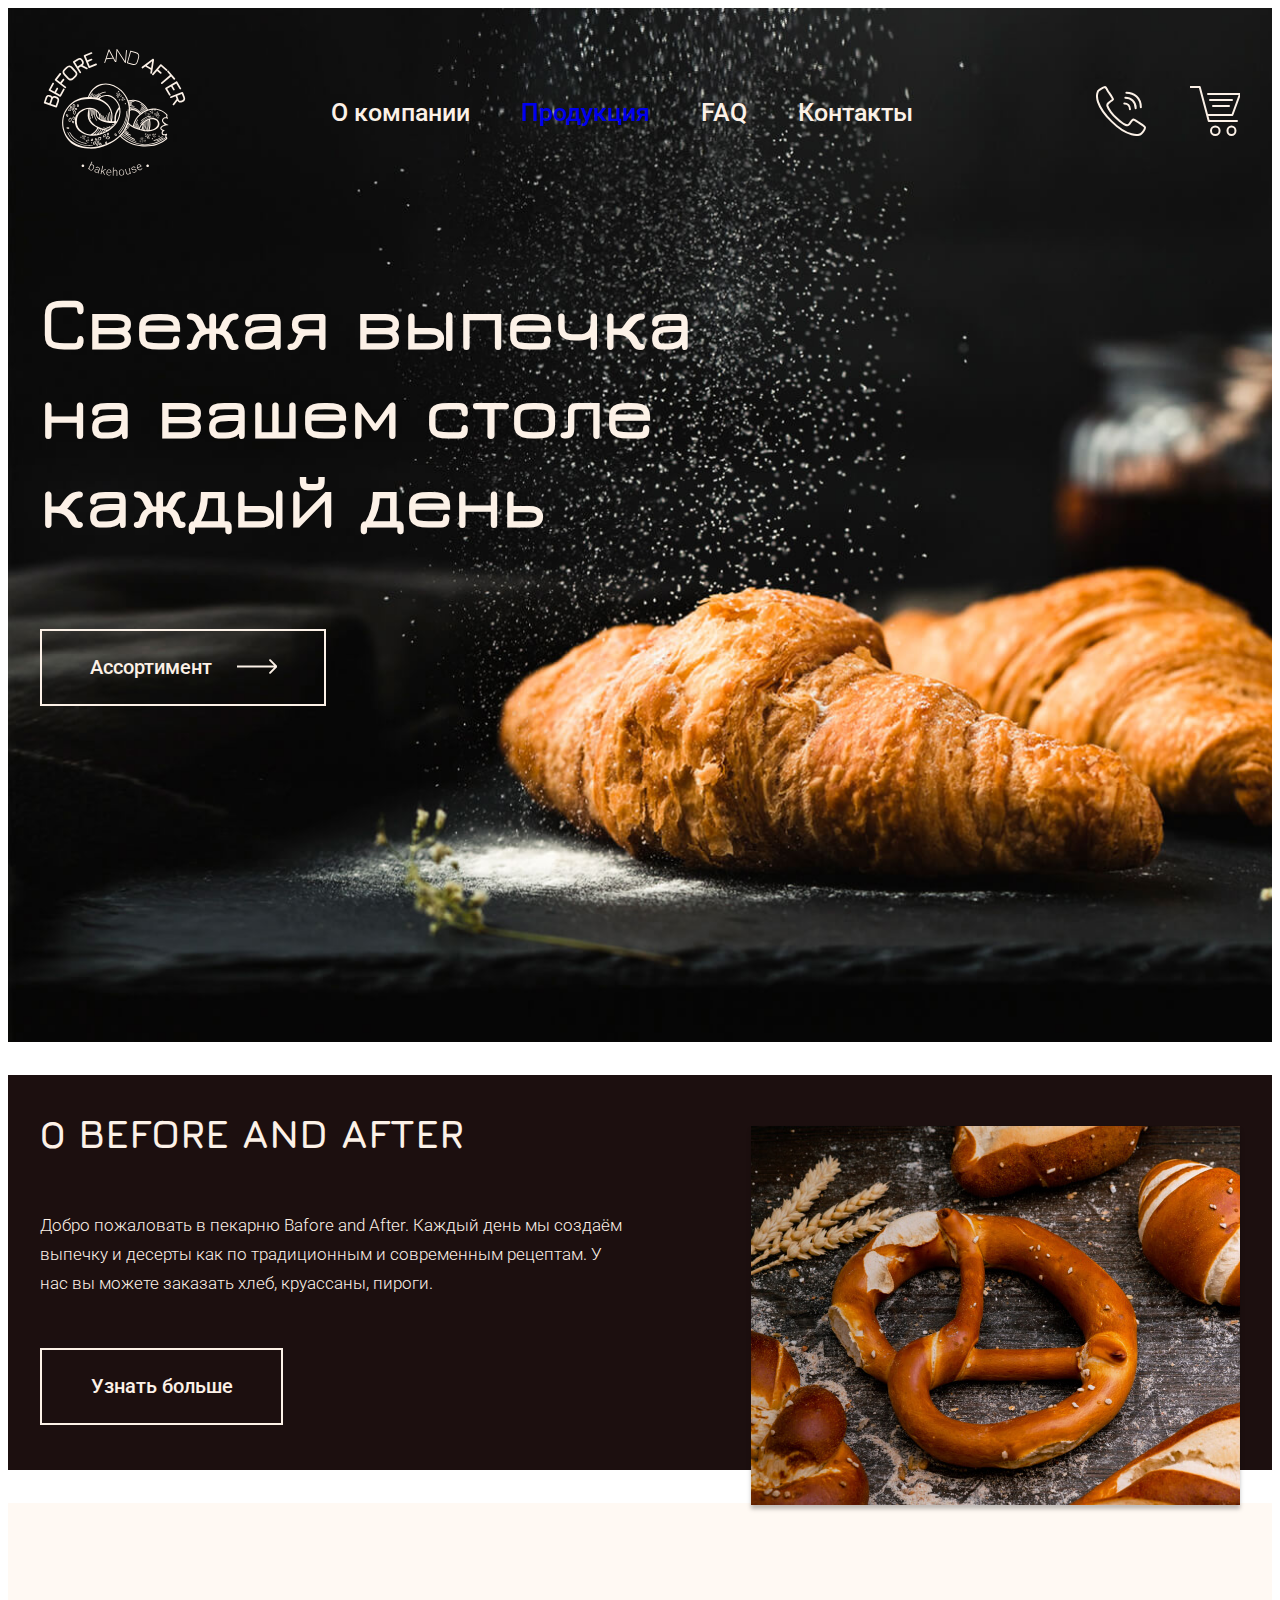
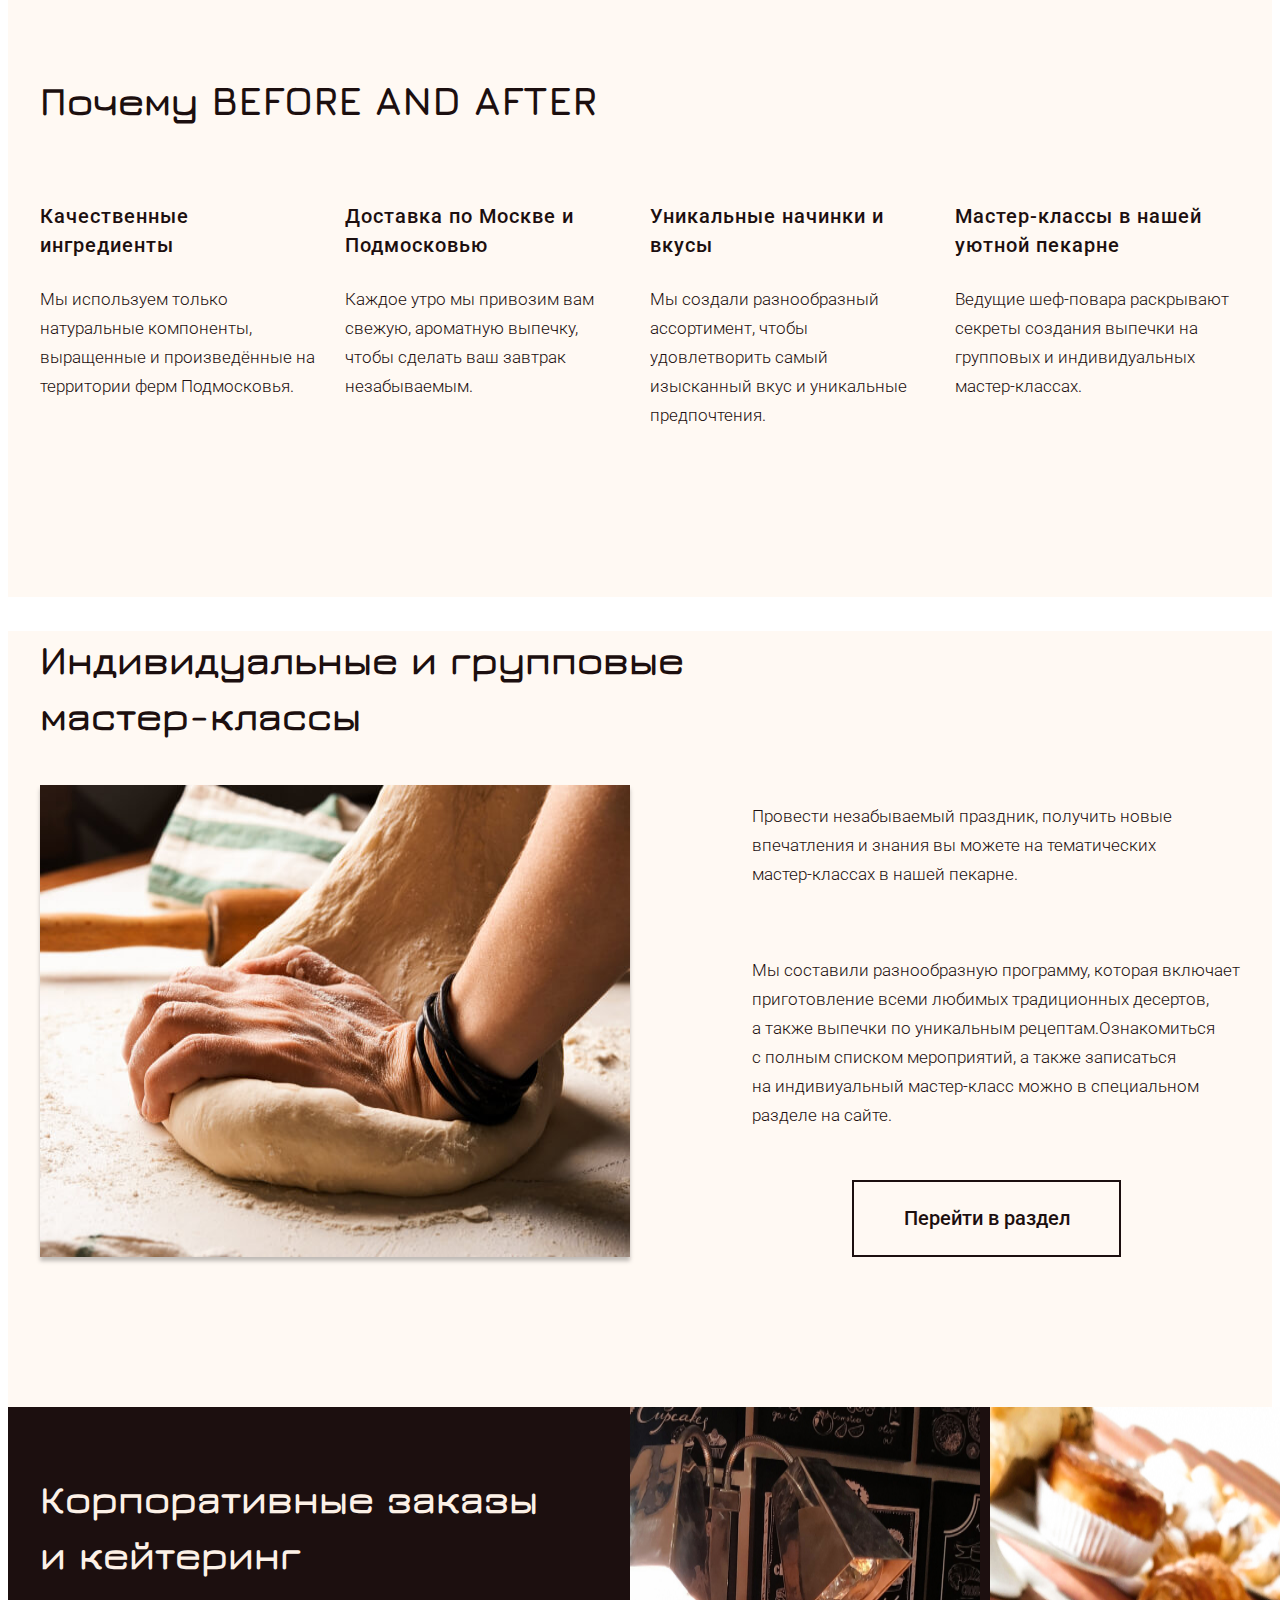
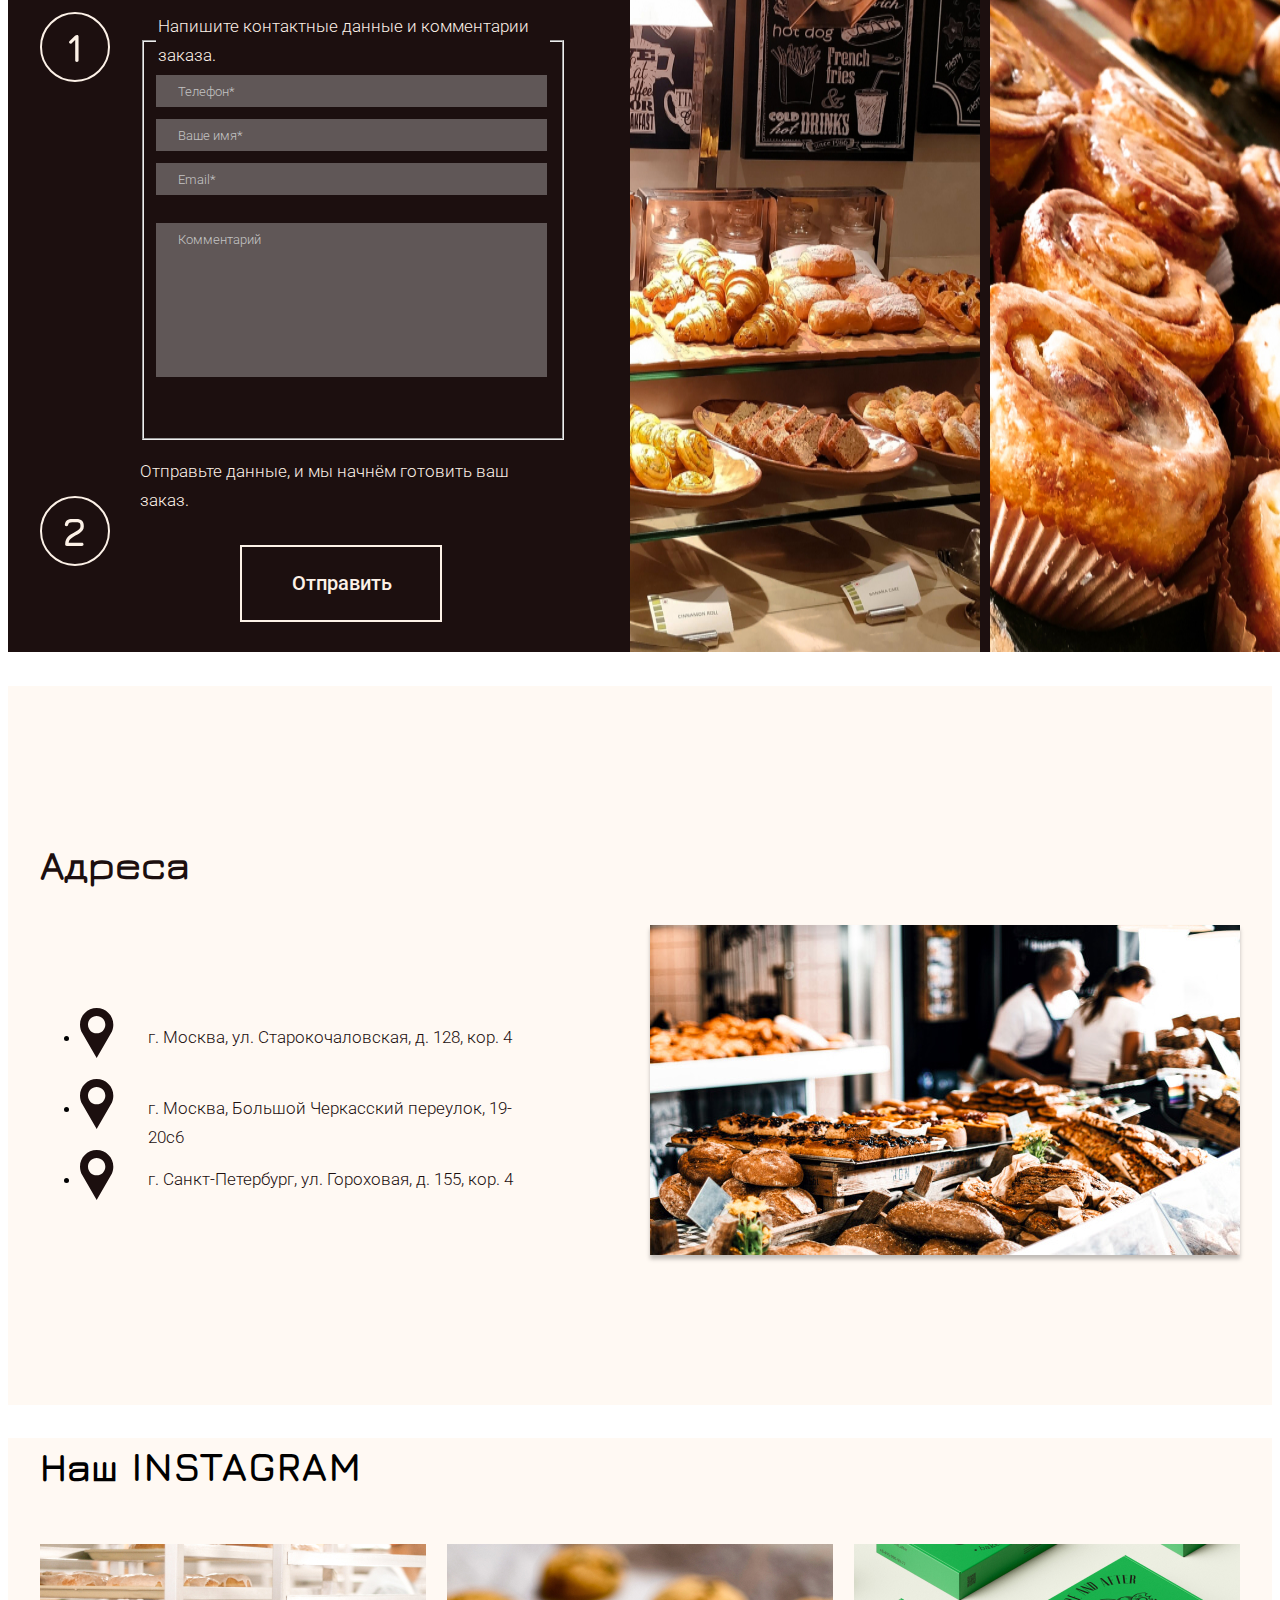
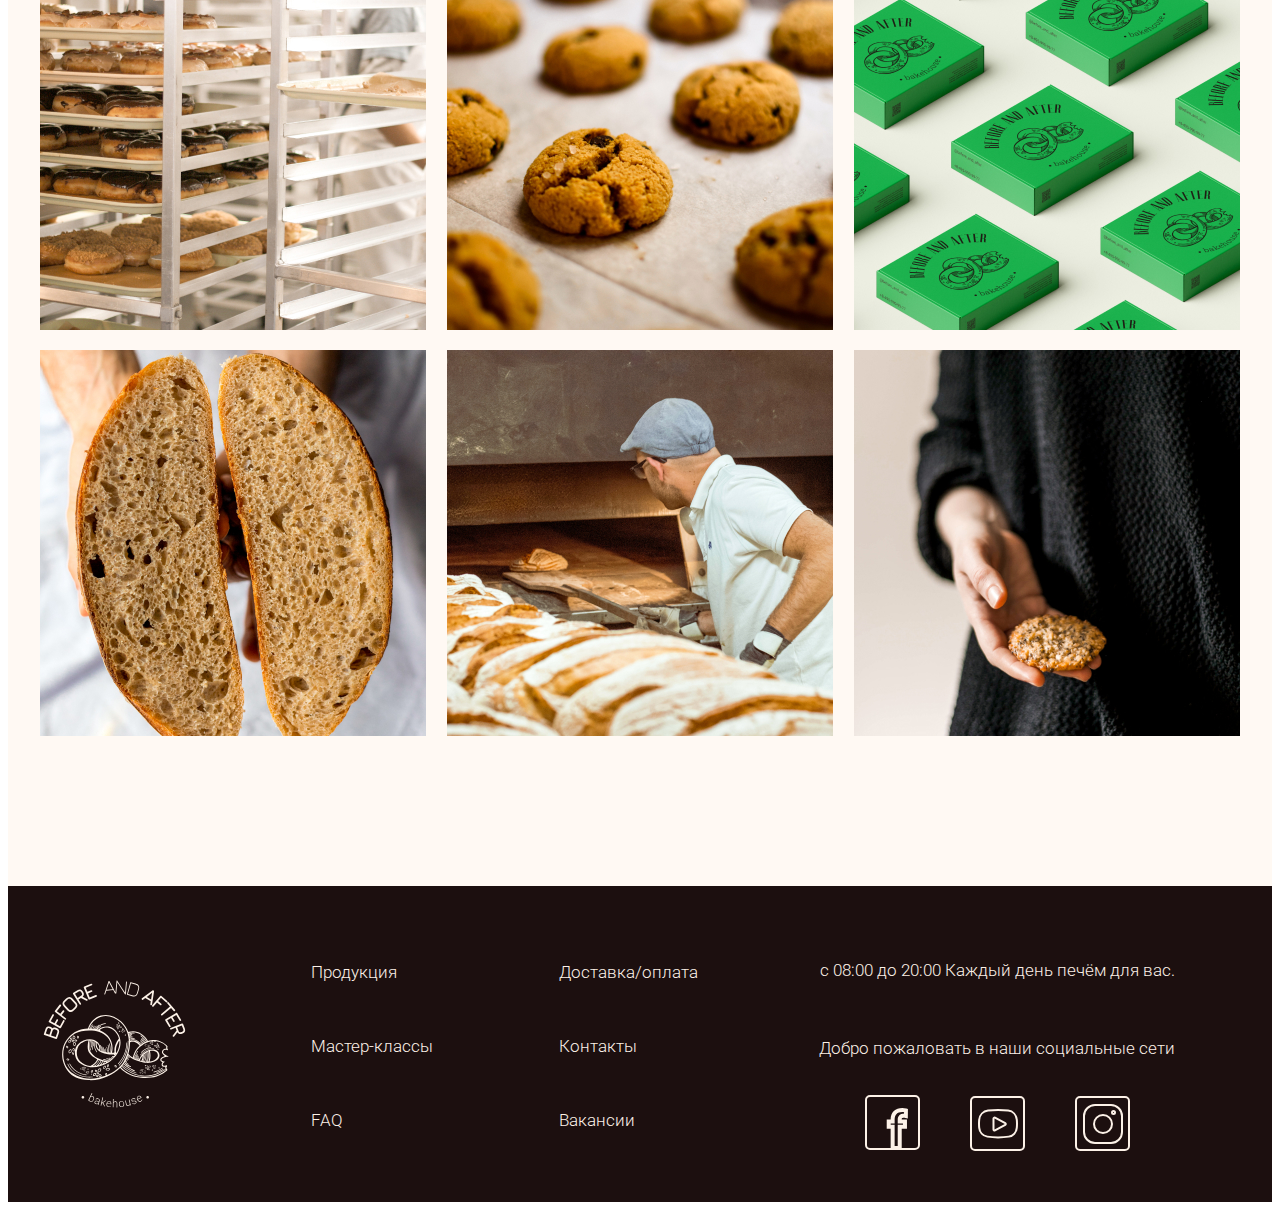
<file: index.html>
<!DOCTYPE html>
<html lang="ru">
<head>
    <meta charset="UTF-8">
    <meta http-equiv="X-UA-Compatible" content="IE=edge">
    <meta name="viewport" content="width=device-width, initial-scale=1.0">
    <link rel="stylesheet" href="style.css/style.css">
    <link rel="stylesheet" href="style.css/media.css">
    <link rel="stylesheet" href="https://meyerweb.com/eric/tools/css/reset/reset.css">
    <link href="https://fonts.googleapis.com/css2?family=Jura:wght@300;700&display=swap" rel="stylesheet">
    <link href="https://fonts.googleapis.com/css2?family=Roboto:wght@300;500&display=swap" rel="stylesheet">
    <title>BEFORE AND AFTER</title>
</head>
<body>
<main>
    <section class="header">
        <div class="container container__header">
            <aside class="header__aside">
                <img src="style.css/img/Group 82.svg" alt="" class="burger">
                <img src="style.css/img/логотип_20 2.svg" alt="Logo" class="header__logo">
                <div class="header__info">
                    <p class="header__about">О компании</p>
                    <p class="header__product"><a href="Catalog/index.html" target="_blank" >Продукция</a></p>
                    <p class="header__faq">FAQ</p>
                    <p class="header__contacts">Контакты</p>
                </div>
                <div class="header__buttons">
                    <button class="header__call"><img src="style.css/img/Frame 141.svg" alt="call"></button>
                    <button class="header__basket"><img src="style.css/img/Frame 138.svg" alt="basket"></button>
                </div>
            </aside>
            <div class="header__wrapper">
                <h1 class="header__title">Свежая выпечка на вашем столе каждый день</h1>
               <a href="Catalog/index.html" target="_blank" > <button class="header__assortment">Ассортимент <svg class="assort_pic" width="40" height="15" viewBox="0 0 40 15" fill="#FCF1E7">
                    <path d="M40.1518 8.20713C40.5423 7.8166 40.5423 7.18344 40.1518 6.79291L33.7879 0.428945C33.3973 0.0384206 32.7642 0.0384197 32.3736 0.428944C31.9831 0.819467 31.9831 1.45263 32.3736 1.84316L38.0305 7.50002L32.3736 13.1569C31.9831 13.5474 31.9831 14.1806 32.3736 14.5711C32.7642 14.9616 33.3973 14.9616 33.7878 14.5711L40.1518 8.20713ZM-8.92302e-06 8.49997L39.4447 8.50002L39.4447 6.50002L-6.33577e-06 6.49997L-8.92302e-06 8.49997Z" />
                    </svg>
                </button></a>
            </div>
        </div>
    </section>
    <section class="about__BandA">
        <div class="container container__BandA">
            <h2 class="about__title">О BEFORE AND AFTER</h2>
            <p class="about__desc">Добро пожаловать в пекарню Bafore and After. Каждый день мы создаём выпечку и десерты как по традиционным и современным рецептам. У нас вы можете заказать хлеб, круассаны, пироги.</p>
            <button class="about__button">Узнать больше</button>
            <img src="style.css/img/megumi-nachev-ZGQz7NeqoA0-unsplash 1.jpg" alt="pretzel" class="about__pic">
        </div>
    </section>
    <section class="why__BandA">
        <div class="container container__why__BandA">
            <h2 class="why__title">Почему BEFORE AND AFTER</h2>
            <div class="why__wrapper">
                <div class="why__items">
                    <p class="why__name">Качественные ингредиенты</p>
                    <p class="why__desc">Мы используем только натуральные компоненты, выращенные и произведённые 
                        на территории ферм Подмосковья.</p>
                </div>
                <div class="why__items">
                    <p class="why__name">Доставка по Москве 
                        и Подмосковью</p>
                    <p class="why__desc">Каждое утро мы привозим вам свежую, ароматную выпечку, чтобы сделать ваш завтрак незабываемым.</p>
                </div>
                <div class="why__items">
                    <p class="why__name">Уникальные начинки и вкусы</p>
                    <p class="why__desc">Мы создали разнообразный ассортимент, чтобы удовлетворить самый изысканный вкус 
                        и уникальные предпочтения.</p>
                </div>
                <div class="why__items">
                    <p class="why__name">Мастер-классы в нашей уютной пекарне</p>
                    <p class="why__desc">Ведущие шеф-повара раскрывают секреты создания выпечки 
                        на групповых и индивидуальных мастер-классах.</p>
                </div>
            </div>
        </div>
    </section>
    <section class="master">
        <div class="container container__master">
            <h2 class="master__title">Индивидуальные и групповые мастер-классы</h2>
            <div class="master__wrapper">
                <img src="style.css/img/megumi-nachev-ZGQz7NeqoA0-unsplash 2.jpg" alt="lesson" class="master__pic">
                <div class="master__items">
                    <p class="master__desc">Провести незабываемый праздник, получить новые впечатления и знания вы можете на тематических <nobr>мастер-классах</nobr> в нашей пекарне. </p>
                    <p class="master__desc">Мы составили разнообразную программу, которая включает приготовление всеми<nobr> любимых традиционных десертов</nobr>, <nobr>а также выпечки</nobr> по уникальным рецептам.Ознакомиться <nobr>с полным</nobr> списком мероприятий, а также записаться <nobr>на индивиуальный</nobr> мастер-класс можно в специальном разделе на сайте.</p>
                    <button class="master__button">Перейти в раздел</button>
                 </div>
            </div>
        </div>
    </section>
    <section class="orders">
        <div class="container container__orders">
            <div class="order__wrapper">
                <h2 class="order__title">Корпоративные заказы и кейтеринг</h2>
                <div class="order_firstrow">
                    <svg class="rank" width="70" height="70" viewBox="0 0 70 70" fill="none">
                        <circle cx="35" cy="35" r="34" stroke="#FCF1E7" stroke-width="2"/>
                        <path d="M36.88 50C35.76 50 35.2 49.44 35.2 48.32V27.68L36.12 27.04L31.72 31.16C31.3867 31.48 31.0333 31.6733 30.66 31.74C30.2867 31.7933 29.92 31.64 29.56 31.28C28.84 30.56 28.88 29.8 29.68 29L35.04 23.72C35.6 23.16 36.2933 22.88 37.12 22.88C38.08 22.88 38.56 23.44 38.56 24.56V48.32C38.56 49.44 38 50 36.88 50Z" fill="#FCF1E7"/>
                    </svg>  
                    <form class="order__form" action="">
                        <fieldset>
                            <legend class="order__legend">Напишите контактные данные и комментарии заказа.</legend>
                            <div>
                                <lable class="phone" for='phone'></lable>
                                <input id="phone" type="text" placeholder="Телефон*" required>
                            </div>
                            <div>
                                <lable class="name" for='name'></lable>
                                <input id="name" type="text" placeholder="Ваше имя*" required>
                            </div>
                            <div>
                                <lable class="email" for='email'></lable>
                                <input id="email" type="email" placeholder="Email*" required>
                            </div>
                            <div>
                                <p><textarea id="comment" rows="10" name="Комментарий" placeholder="Комментарий"></textarea></p>
                            </div>
                        </fieldset>
                    </form>  
                </div>
                <div class="secondrow">
                    <svg class="rank" width="70" height="70" viewBox="0 0 70 70" fill="none" xmlns="http://www.w3.org/2000/svg">
                        <circle cx="35" cy="35" r="34" stroke="#FCF1E7" stroke-width="2"/>
                        <path d="M41.84 50H26.88C25.7333 50 25.16 49.44 25.16 48.32C25.16 46.5333 25.44 45.0133 26 43.76C26.5733 42.4933 27.3 41.4267 28.18 40.56C29.0733 39.68 30.02 38.94 31.02 38.34C32.02 37.7267 32.9467 37.1733 33.8 36.68C35.28 35.84 36.5133 35.1133 37.5 34.5C38.5 33.8867 39.2467 33.26 39.74 32.62C40.2333 31.98 40.48 31.2 40.48 30.28C40.48 28.6933 40.1933 27.6267 39.62 27.08C39.06 26.52 38 26.24 36.44 26.24H32.16C30.9067 26.24 29.98 26.4067 29.38 26.74C28.78 27.0733 28.4 27.6933 28.24 28.6C28.1467 29.1333 27.9667 29.54 27.7 29.82C27.4333 30.1 27.0267 30.24 26.48 30.24C25.92 30.24 25.4933 30.0933 25.2 29.8C24.9067 29.4933 24.7867 29.0533 24.84 28.48C25.12 26.6 25.86 25.2 27.06 24.28C28.26 23.3467 29.96 22.88 32.16 22.88H36.44C38.9467 22.88 40.8067 23.4867 42.02 24.7C43.2333 25.9133 43.84 27.7733 43.84 30.28C43.84 31.88 43.4467 33.22 42.66 34.3C41.8733 35.3667 40.84 36.3133 39.56 37.14C38.28 37.9533 36.9067 38.7733 35.44 39.6C34.3733 40.2133 33.36 40.8267 32.4 41.44C31.4533 42.0533 30.64 42.7667 29.96 43.58C29.2933 44.3933 28.8533 45.4133 28.64 46.64H41.84C42.96 46.64 43.52 47.2 43.52 48.32C43.52 49.44 42.96 50 41.84 50Z" fill="#FCF1E7"/>
                    </svg>
                        <div class="secondrow__wrapper">
                            <p class="second__title">Отправьте данные, и мы начнём готовить ваш заказ.</p>
                            <button class="second__button">Отправить</button>
                        </div>
                </div>
            </div>
                <img class="orders__img" src="style.css/img/Rectangle 22.jpg" alt="">
                <img class="orders__img" src="style.css/img/Rectangle 5.jpg" alt="">
                <img class="orders__img2" src="style.css/img/Rectangle 11111111.jpg" alt="">
                <img class="orders__img3" src="style.css/img/Rectangle 344444434.jpg" alt="">

           
        </div>
    </section>
    <section class="adress">
        <div class="container container__adress">
            <h2 class="adress__title">Адреса</h2>
                <div class="adress__wrapper">
                    <ul class="adress__list">
                        <li class="adress_icon"><p class="adress__adress">г. Москва, ул. Старокочаловская, д. 128, кор. 4</p> </li>
                        <li class="adress_icon"><p class="adress__adress">г. Москва, Большой Черкасский переулок, 19-20с6</p></li>
                        <li class="adress_icon"><p class="adress__adress">г. Санкт-Петербург, ул. Гороховая, д. 155, кор. 4</p></li>
                    </ul>
                    <img class="adress__img" src="style.css/img/Rectangle 3.jpg" alt="">
                </div>
        </div>
    </section>
    <section class="insta">
        <div class="container container__insta">
            <h2 class="insta__title">Наш INSTAGRAM</h2>
            <div class="insta__wrapper">
                <img src="style.css/img/Rectangle 50.jpg" alt="" class="insta__img">
                <img src="style.css/img/Rectangle 51.jpg" alt="" class="insta__img">
                <img src="style.css/img/Rectangle 52.jpg" alt="" class="insta__img">
                <img src="style.css/img/Rectangle 53.jpg" alt="" class="insta__img">
                <img src="style.css/img/Rectangle 54.jpg" alt="" class="insta__img">
                <img src="style.css/img/Rectangle 55.jpg" alt="" class="insta__img">
            </div>
        </div>
    </section>
</main>
  <footer class="footer">
    <div class="container container__footer">
        <div class="wrapper__logo">
            <img src="style.css/img/логотип_20 2.svg" alt="Logo" class="footer__logo">
            <div class="footer__items">
                <div class="footer__left">
                    <p class="footer__desc"><a>Продукция</a></p>
                    <p class="footer__desc"><a>Мастер-классы</a></p>
                    <p class="footer__desc"><a>FAQ</a></p>
                </div>
                <div class="footer__right">
                    <p class="footer__desc"><a>Доставка/оплата</a></p>
                    <p class="footer__desc"><a>Контакты</a></p>
                    <p class="footer__desc"><a>Вакансии</a></p>
                </div>
            </div>
        </div>
        <div class="wrapper__welcome">
            <p class="welcome__desc">с 08:00 до 20:00 Каждый день печём для вас. </p>
            <p class="welcome__desc">Добро пожаловать в наши социальные сети</p>
            <div class="welcome__pic">
                <svg width="55" height="57" viewBox="0 0 55 57" fill="none">
                    <rect x="1" y="1" width="53" height="53" rx="4" stroke="#FCF1E7" stroke-width="2"/>
                    <path d="M27.6387 53H25.6387V55H27.6387V53ZM27.6387 31.7598H29.6387V29.7598H27.6387V31.7598ZM23.708 31.7598H21.708V33.7598H23.708V31.7598ZM23.708 26.584V24.584H21.708V26.584H23.708ZM27.6387 26.584V28.584H29.6387V26.584H27.6387ZM30.1777 17.4531L31.564 18.8948L31.5642 18.8945L30.1777 17.4531ZM40.9199 15.4756L42.9197 15.5024L42.9414 13.8881L41.368 13.5264L40.9199 15.4756ZM40.8467 20.9443L40.3616 22.8846L42.8127 23.4974L42.8465 20.9711L40.8467 20.9443ZM34.7188 26.584H32.7188V28.584H34.7188V26.584ZM39.9678 26.584H41.9678V24.584H39.9678V26.584ZM39.9678 31.7598V33.7598H41.9678V31.7598H39.9678ZM34.7188 31.7598V29.7598H32.7188V31.7598H34.7188ZM34.7188 53V55H36.7188V53H34.7188ZM29.6387 53V31.7598H25.6387V53H29.6387ZM27.6387 29.7598H23.708V33.7598H27.6387V29.7598ZM25.708 31.7598V26.584H21.708V31.7598H25.708ZM23.708 28.584H27.6387V24.584H23.708V28.584ZM29.6387 26.584V24.3379H25.6387V26.584H29.6387ZM29.6387 24.3379C29.6387 21.769 30.3602 20.0523 31.564 18.8948L28.7915 16.0115C26.6099 18.1092 25.6387 20.9823 25.6387 24.3379H29.6387ZM31.5642 18.8945C32.8016 17.7043 34.6322 16.9873 37.3311 16.9873V12.9873C33.9101 12.9873 30.9718 13.9142 28.7912 16.0117L31.5642 18.8945ZM37.3311 16.9873C38.103 16.9873 39.1389 17.1183 40.4718 17.4247L41.368 13.5264C39.8689 13.1818 38.5123 12.9873 37.3311 12.9873V16.9873ZM38.9201 15.4488L38.8469 20.9176L42.8465 20.9711L42.9197 15.5024L38.9201 15.4488ZM41.3318 19.0041C40.538 18.8056 39.6482 18.7246 38.6982 18.7246V22.7246C39.441 22.7246 39.9834 22.7901 40.3616 22.8846L41.3318 19.0041ZM38.6982 18.7246C37.0939 18.7246 35.5184 19.0986 34.3448 20.2002C33.1475 21.3241 32.7188 22.873 32.7188 24.46H36.7188C36.7188 23.5567 36.9533 23.2379 37.0824 23.1167C37.2353 22.9731 37.6496 22.7246 38.6982 22.7246V18.7246ZM32.7188 24.46V26.584H36.7188V24.46H32.7188ZM34.7188 28.584H39.9678V24.584H34.7188V28.584ZM37.9678 26.584V31.7598H41.9678V26.584H37.9678ZM39.9678 29.7598H34.7188V33.7598H39.9678V29.7598ZM32.7188 31.7598V53H36.7188V31.7598H32.7188ZM34.7188 51H27.6387V55H34.7188V51Z" fill="#FCF1E7"/>
                </svg>
                <svg width="55" height="55" viewBox="0 0 55 55" fill="none">
                    <rect x="1" y="1" width="53" height="53" rx="4" stroke="#FCF1E7" stroke-width="2"/>
                    <path d="M35.2496 27.2201C35.9543 27.5969 35.9543 28.6072 35.2496 28.9839L24.9612 34.4839C24.2951 34.84 23.4898 34.3574 23.4898 33.602L23.4898 22.602C23.4898 21.8467 24.2951 21.364 24.9612 21.7202L35.2496 27.2201Z" stroke="#FCF1E7" stroke-width="2"/>
                    <path d="M9.17356 23.8993C9.6016 19.0195 13.167 15.2329 18.0034 14.608C20.6936 14.2605 24.0665 14 28.1345 14C32.1891 14 35.5237 14.2588 38.1694 14.6044C42.9061 15.2232 46.3755 18.9437 46.8119 23.7362C46.9268 24.9992 46.9999 26.336 47 27.6924C46.9958 29.1696 46.9069 30.6078 46.7732 31.9441C46.324 36.4309 43.158 39.9419 38.7566 40.6255C36.0372 41.0478 32.5153 41.3784 28.1324 41.3876C23.6901 41.3969 20.098 41.0626 17.3197 40.6309C12.8712 39.9398 9.65536 36.398 9.21234 31.8729C9.08353 30.5572 9 29.1443 9 27.6939C9 26.3953 9.06696 25.1146 9.17356 23.8993Z" stroke="#FCF1E7" stroke-width="2"/>
                </svg>
                <svg width="55" height="55" viewBox="0 0 55 55" fill="none">
                    <rect x="1" y="1" width="53" height="53" rx="4" stroke="#FCF1E7" stroke-width="2"/>
                    <rect x="9" y="9" width="38" height="38" rx="11" stroke="#FCF1E7" stroke-width="2"/>
                    <circle cx="28" cy="28" r="9" stroke="#FCF1E7" stroke-width="2"/>
                    <circle cx="38.5" cy="16.5" r="1.5" stroke="#FCF1E7" stroke-width="2"/>
                </svg>      
            </div>
        </div>
    </div>
  </footer>  
</body>
</html>
</file>
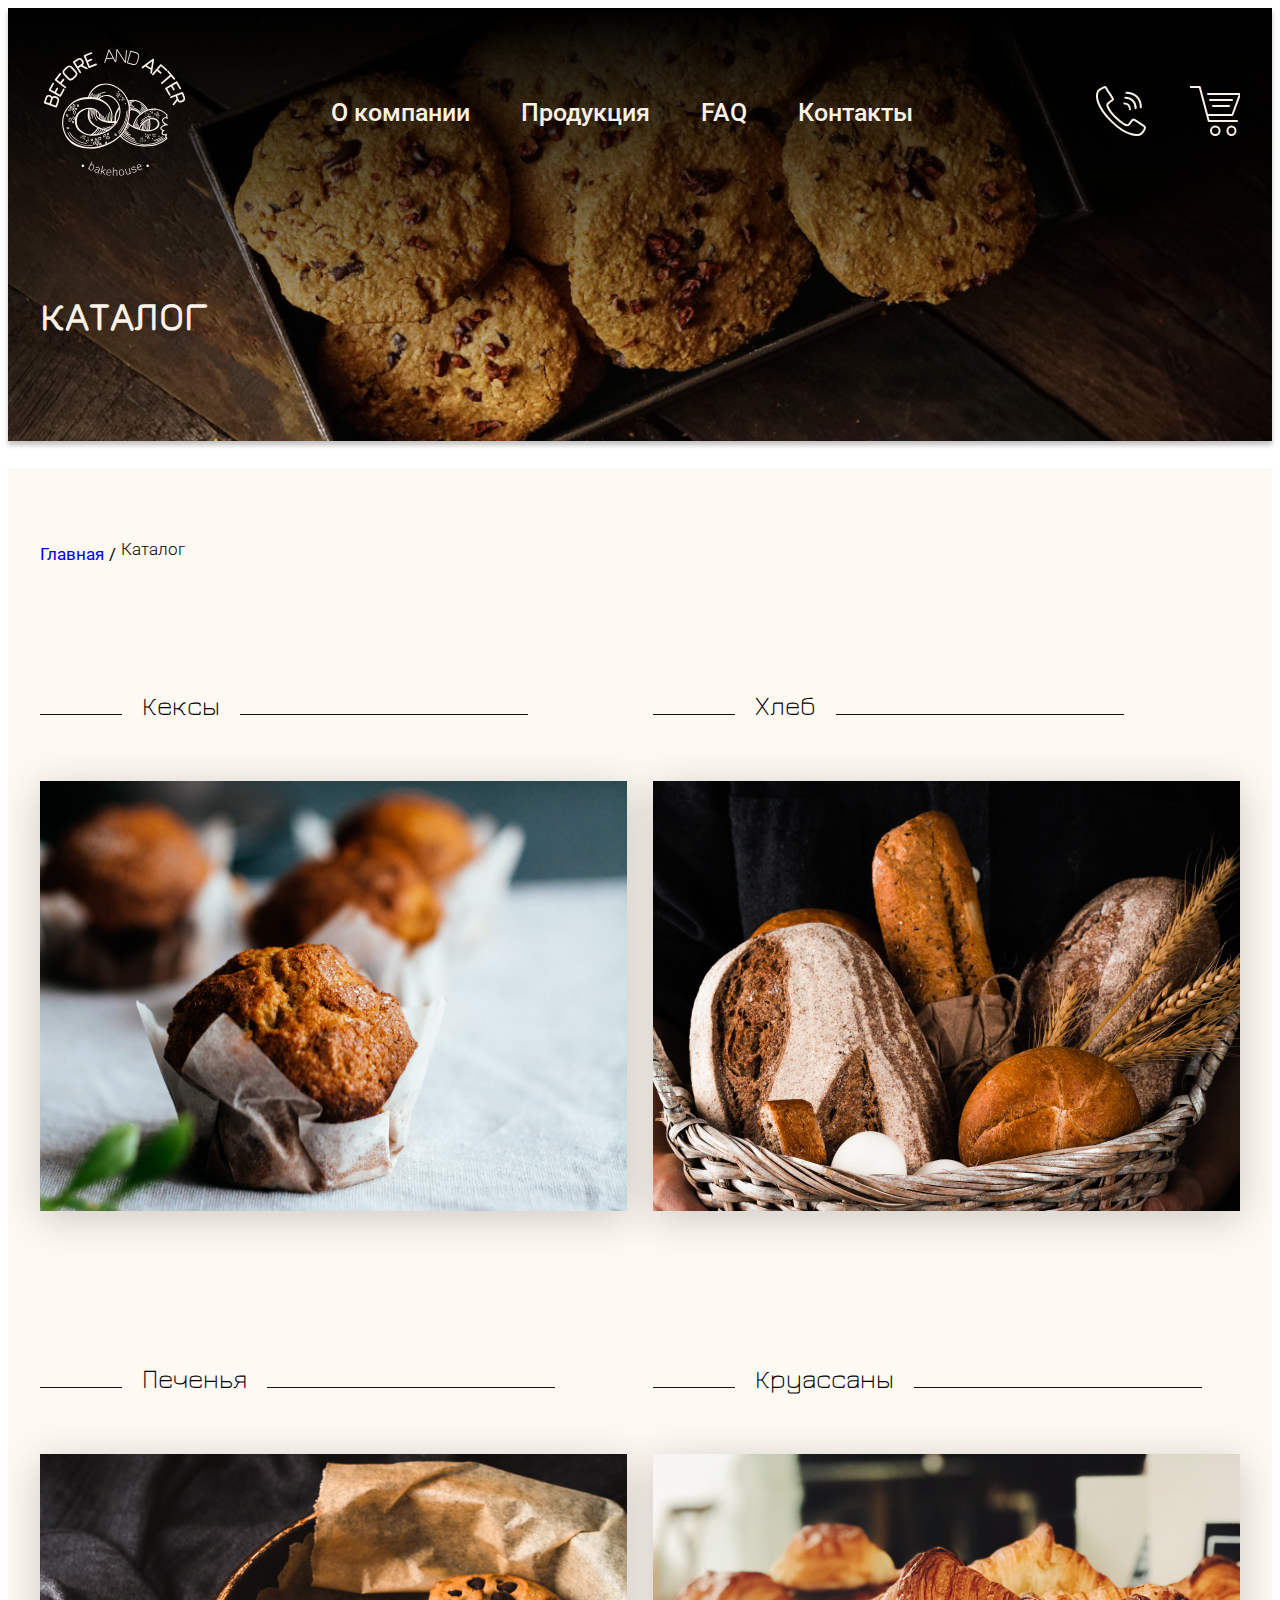
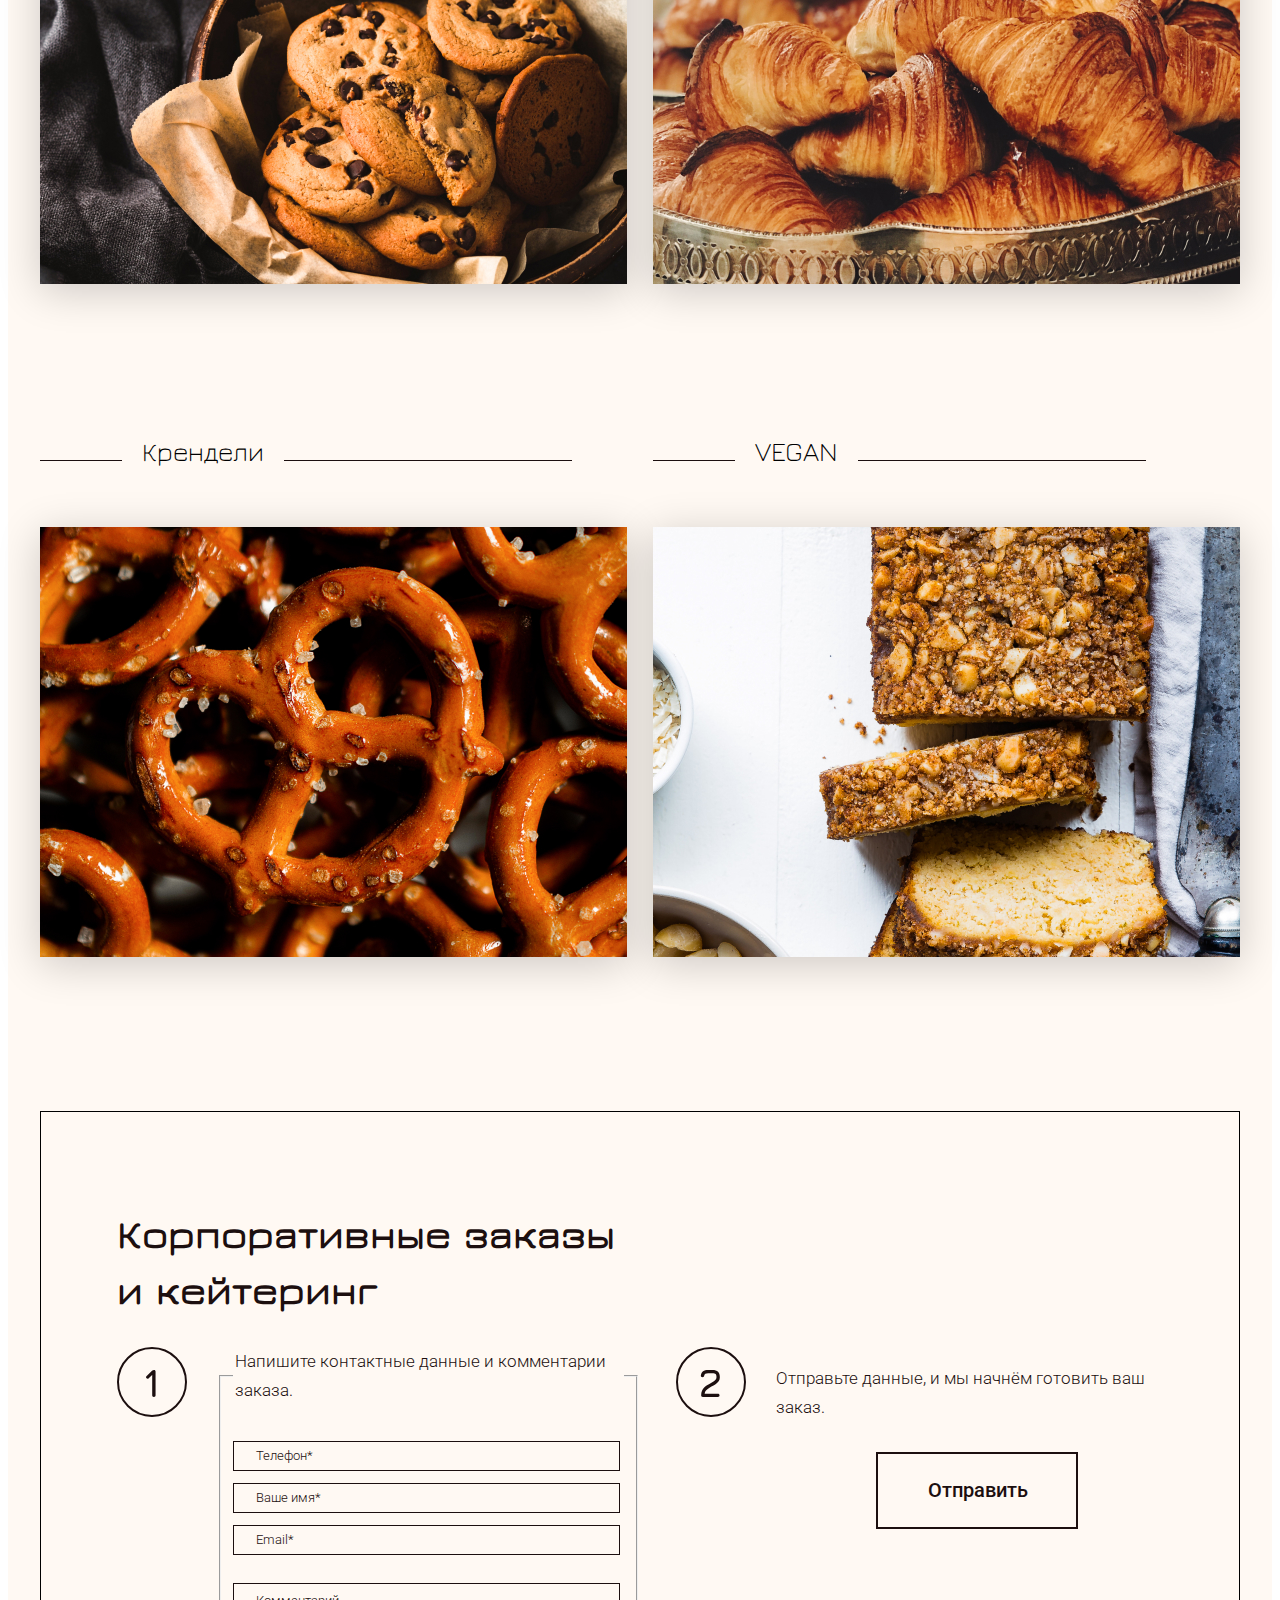
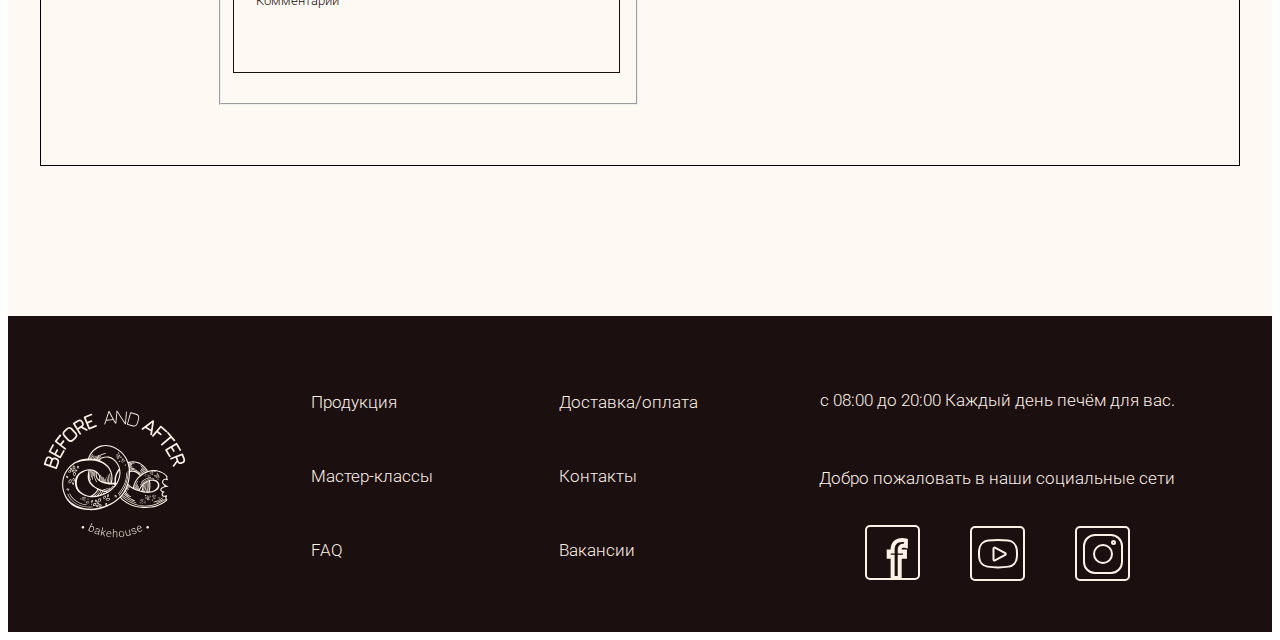
<file: Catalog/index.html>
<!DOCTYPE html>
<html lang="ru">
<head>
    <meta charset="UTF-8">
    <meta http-equiv="X-UA-Compatible" content="IE=edge">
    <meta name="viewport" content="width=device-width, initial-scale=1.0">
    <link rel="stylesheet" href="styles.css/styles.css">
    <link rel="stylesheet" href="https://meyerweb.com/eric/tools/css/reset/reset.css">
    <link href="https://fonts.googleapis.com/css2?family=Jura:wght@300;700&display=swap" rel="stylesheet">
    <link href="https://fonts.googleapis.com/css2?family=Roboto:wght@300;400;500&display=swap" rel="stylesheet">
    <title>BEFORE AND AFTER | Catalog</title>
</head>
<body>
<main>
    <section class="header">
        <div class="container container__header">
            <aside class="header__aside">
                <img src="styles.css/img/логотип_20 2.svg" alt="Logo" class="header__logo">
                <div class="header__info">
                    <p class="header__about">О компании</p>
                    <p class="header__product">Продукция</p>
                    <p class="header__faq">FAQ</p>
                    <p class="header__contacts">Контакты</p>
                </div>
                <div class="header__buttons">
                    <button class="header__call"><img src="styles.css/img/Frame 141.svg" alt="call"></button>
                    <button class="header__basket"><img src="styles.css/img/Frame 138.svg" alt="basket"></button>
                </div>
            </aside>
            <div class="header__wrapper">
                <h1 class="header__title">КАТАЛОГ</h1>
            </div>
        </div>
    </section>
    <section class="catalog">
        <div class="container container__catalog">
            <div class="title__wrapper">
            <h4 class="catalog__title"><a href="../index.html">Главная</a></h4>
            <p class="catalog__catalog"><a>Каталог</a></p>
        </div>
            <div class="catalog__wrapper">
                <div class="catalog__box">
                    <a href="#"><p class="box__title">Кексы</p></a>
                    <a href="#"><img class="box__img" src="styles.css/img/Rectangle 62.jpg" alt="keks"></a>
                </div>
                <div class="catalog__box">
                    <a href="#"><p class="box__title">Хлеб</p></a>
                    <a href="#"><img class="box__img" src="styles.css/img/Rectangle 63.jpg" alt="Хлеб"></a>
                </div>
                <div class="catalog__box">
                    <a href="#"><p class="box__title">Печенья</p></a>
                    <a href="#"><img class="box__img" src="styles.css/img/Rectangle 60.jpg" alt="Печенья"></a>
                </div>
                <div class="catalog__box">
                    <a href="#"><p class="box__title">Круассаны</p></a>
                    <a href="#"><img class="box__img" src="styles.css/img/Rectangle 58.jpg" alt="Круассаны"></a>
                </div>
                <div class="catalog__box">
                    <a href="#"><p class="box__title">Крендели</p></a>
                    <a href="#"><img class="box__img" src="styles.css/img/Rectangle 59.jpg" alt="Крендели"></a>
                </div>
                <div class="catalog__box">
                    <a href="#"><p class="box__title">VEGAN</p></a>
                    <a href="#"><img class="box__img" src="styles.css/img/Rectangle 61.jpg" alt="VEGAN"></a>
                </div>
            </div>
        </div>
    </section>
    <section class="orders">
        <div class="container container__orders">
            <h2 class="order__title">Корпоративные заказы и кейтеринг</h2>
            <div class="order__wrapper">
                <div class="order_firstrow">
                    <svg class="rank" width="70" height="70" viewBox="0 0 70 70" fill="none">
                        <circle cx="35" cy="35" r="34" stroke="#FCF1E7" stroke-width="2"/>
                        <path d="M36.88 50C35.76 50 35.2 49.44 35.2 48.32V27.68L36.12 27.04L31.72 31.16C31.3867 31.48 31.0333 31.6733 30.66 31.74C30.2867 31.7933 29.92 31.64 29.56 31.28C28.84 30.56 28.88 29.8 29.68 29L35.04 23.72C35.6 23.16 36.2933 22.88 37.12 22.88C38.08 22.88 38.56 23.44 38.56 24.56V48.32C38.56 49.44 38 50 36.88 50Z" fill="#FCF1E7"/>
                    </svg>  
                    <form class="order__form" action="">
                        <fieldset>
                            <legend class="order__legend">Напишите контактные данные и комментарии заказа.</legend>
                            <div>
                                <lable class="phone" for='phone'></lable>
                                <input id="phone" type="text" placeholder="Телефон*" required>
                            </div>
                            <div>
                                <lable class="name" for='name'></lable>
                                <input id="name" type="text" placeholder="Ваше имя*" required>
                            </div>
                            <div>
                                <lable class="email" for='email'></lable>
                                <input id="email" type="email" placeholder="Email*" required>
                            </div>
                            <div>
                                <p><textarea id="comment" rows="10" name="Комментарий" placeholder="Комментарий"></textarea></p>
                            </div>
                        </fieldset>
                    </form>  
                </div>
                <div class="secondrow">
                    <svg class="rank" width="70" height="70" viewBox="0 0 70 70" fill="none" xmlns="http://www.w3.org/2000/svg">
                        <circle cx="35" cy="35" r="34" stroke="#FCF1E7" stroke-width="2"/>
                        <path d="M41.84 50H26.88C25.7333 50 25.16 49.44 25.16 48.32C25.16 46.5333 25.44 45.0133 26 43.76C26.5733 42.4933 27.3 41.4267 28.18 40.56C29.0733 39.68 30.02 38.94 31.02 38.34C32.02 37.7267 32.9467 37.1733 33.8 36.68C35.28 35.84 36.5133 35.1133 37.5 34.5C38.5 33.8867 39.2467 33.26 39.74 32.62C40.2333 31.98 40.48 31.2 40.48 30.28C40.48 28.6933 40.1933 27.6267 39.62 27.08C39.06 26.52 38 26.24 36.44 26.24H32.16C30.9067 26.24 29.98 26.4067 29.38 26.74C28.78 27.0733 28.4 27.6933 28.24 28.6C28.1467 29.1333 27.9667 29.54 27.7 29.82C27.4333 30.1 27.0267 30.24 26.48 30.24C25.92 30.24 25.4933 30.0933 25.2 29.8C24.9067 29.4933 24.7867 29.0533 24.84 28.48C25.12 26.6 25.86 25.2 27.06 24.28C28.26 23.3467 29.96 22.88 32.16 22.88H36.44C38.9467 22.88 40.8067 23.4867 42.02 24.7C43.2333 25.9133 43.84 27.7733 43.84 30.28C43.84 31.88 43.4467 33.22 42.66 34.3C41.8733 35.3667 40.84 36.3133 39.56 37.14C38.28 37.9533 36.9067 38.7733 35.44 39.6C34.3733 40.2133 33.36 40.8267 32.4 41.44C31.4533 42.0533 30.64 42.7667 29.96 43.58C29.2933 44.3933 28.8533 45.4133 28.64 46.64H41.84C42.96 46.64 43.52 47.2 43.52 48.32C43.52 49.44 42.96 50 41.84 50Z" fill="#FCF1E7"/>
                    </svg>
                        <div class="secondrow__wrapper">
                            <p class="second__title">Отправьте данные, и мы начнём готовить ваш заказ.</p>
                            <button class="second__button">Отправить</button>
                        </div>
                </div>
            </div>

           
        </div>
    </section>
</main>
<footer class="footer">
    <div class="container container__footer">
        <div class="wrapper__logo">
            <img src="styles.css/img/логотип_20 2.svg" alt="Logo" class="footer__logo">
            <div class="footer__items">
                <div class="footer__left">
                    <p class="footer__desc"><a>Продукция</a></p>
                    <p class="footer__desc"><a>Мастер-классы</a></p>
                    <p class="footer__desc"><a>FAQ</a></p>
                </div>
                <div class="footer__right">
                    <p class="footer__desc"><a>Доставка/оплата</a></p>
                    <p class="footer__desc"><a>Контакты</a></p>
                    <p class="footer__desc"><a>Вакансии</a></p>
                </div>
            </div>
        </div>
        <div class="wrapper__welcome">
            <p class="welcome__desc">с 08:00 до 20:00 Каждый день печём для вас. </p>
            <p class="welcome__desc">Добро пожаловать в наши социальные сети</p>
            <div class="welcome__pic">
                <svg width="55" height="57" viewBox="0 0 55 57" fill="none">
                    <rect x="1" y="1" width="53" height="53" rx="4" stroke="#FCF1E7" stroke-width="2"/>
                    <path d="M27.6387 53H25.6387V55H27.6387V53ZM27.6387 31.7598H29.6387V29.7598H27.6387V31.7598ZM23.708 31.7598H21.708V33.7598H23.708V31.7598ZM23.708 26.584V24.584H21.708V26.584H23.708ZM27.6387 26.584V28.584H29.6387V26.584H27.6387ZM30.1777 17.4531L31.564 18.8948L31.5642 18.8945L30.1777 17.4531ZM40.9199 15.4756L42.9197 15.5024L42.9414 13.8881L41.368 13.5264L40.9199 15.4756ZM40.8467 20.9443L40.3616 22.8846L42.8127 23.4974L42.8465 20.9711L40.8467 20.9443ZM34.7188 26.584H32.7188V28.584H34.7188V26.584ZM39.9678 26.584H41.9678V24.584H39.9678V26.584ZM39.9678 31.7598V33.7598H41.9678V31.7598H39.9678ZM34.7188 31.7598V29.7598H32.7188V31.7598H34.7188ZM34.7188 53V55H36.7188V53H34.7188ZM29.6387 53V31.7598H25.6387V53H29.6387ZM27.6387 29.7598H23.708V33.7598H27.6387V29.7598ZM25.708 31.7598V26.584H21.708V31.7598H25.708ZM23.708 28.584H27.6387V24.584H23.708V28.584ZM29.6387 26.584V24.3379H25.6387V26.584H29.6387ZM29.6387 24.3379C29.6387 21.769 30.3602 20.0523 31.564 18.8948L28.7915 16.0115C26.6099 18.1092 25.6387 20.9823 25.6387 24.3379H29.6387ZM31.5642 18.8945C32.8016 17.7043 34.6322 16.9873 37.3311 16.9873V12.9873C33.9101 12.9873 30.9718 13.9142 28.7912 16.0117L31.5642 18.8945ZM37.3311 16.9873C38.103 16.9873 39.1389 17.1183 40.4718 17.4247L41.368 13.5264C39.8689 13.1818 38.5123 12.9873 37.3311 12.9873V16.9873ZM38.9201 15.4488L38.8469 20.9176L42.8465 20.9711L42.9197 15.5024L38.9201 15.4488ZM41.3318 19.0041C40.538 18.8056 39.6482 18.7246 38.6982 18.7246V22.7246C39.441 22.7246 39.9834 22.7901 40.3616 22.8846L41.3318 19.0041ZM38.6982 18.7246C37.0939 18.7246 35.5184 19.0986 34.3448 20.2002C33.1475 21.3241 32.7188 22.873 32.7188 24.46H36.7188C36.7188 23.5567 36.9533 23.2379 37.0824 23.1167C37.2353 22.9731 37.6496 22.7246 38.6982 22.7246V18.7246ZM32.7188 24.46V26.584H36.7188V24.46H32.7188ZM34.7188 28.584H39.9678V24.584H34.7188V28.584ZM37.9678 26.584V31.7598H41.9678V26.584H37.9678ZM39.9678 29.7598H34.7188V33.7598H39.9678V29.7598ZM32.7188 31.7598V53H36.7188V31.7598H32.7188ZM34.7188 51H27.6387V55H34.7188V51Z" fill="#FCF1E7"/>
                </svg>
                <svg width="55" height="55" viewBox="0 0 55 55" fill="none">
                    <rect x="1" y="1" width="53" height="53" rx="4" stroke="#FCF1E7" stroke-width="2"/>
                    <path d="M35.2496 27.2201C35.9543 27.5969 35.9543 28.6072 35.2496 28.9839L24.9612 34.4839C24.2951 34.84 23.4898 34.3574 23.4898 33.602L23.4898 22.602C23.4898 21.8467 24.2951 21.364 24.9612 21.7202L35.2496 27.2201Z" stroke="#FCF1E7" stroke-width="2"/>
                    <path d="M9.17356 23.8993C9.6016 19.0195 13.167 15.2329 18.0034 14.608C20.6936 14.2605 24.0665 14 28.1345 14C32.1891 14 35.5237 14.2588 38.1694 14.6044C42.9061 15.2232 46.3755 18.9437 46.8119 23.7362C46.9268 24.9992 46.9999 26.336 47 27.6924C46.9958 29.1696 46.9069 30.6078 46.7732 31.9441C46.324 36.4309 43.158 39.9419 38.7566 40.6255C36.0372 41.0478 32.5153 41.3784 28.1324 41.3876C23.6901 41.3969 20.098 41.0626 17.3197 40.6309C12.8712 39.9398 9.65536 36.398 9.21234 31.8729C9.08353 30.5572 9 29.1443 9 27.6939C9 26.3953 9.06696 25.1146 9.17356 23.8993Z" stroke="#FCF1E7" stroke-width="2"/>
                </svg>
                <svg width="55" height="55" viewBox="0 0 55 55" fill="none">
                    <rect x="1" y="1" width="53" height="53" rx="4" stroke="#FCF1E7" stroke-width="2"/>
                    <rect x="9" y="9" width="38" height="38" rx="11" stroke="#FCF1E7" stroke-width="2"/>
                    <circle cx="28" cy="28" r="9" stroke="#FCF1E7" stroke-width="2"/>
                    <circle cx="38.5" cy="16.5" r="1.5" stroke="#FCF1E7" stroke-width="2"/>
                </svg>      
            </div>
        </div>
    </div>
  </footer>  
</body>
</html>
</file>
<file: style.css/style.css>
.container {
    width: 1200px;
    margin: 0 auto;
    padding: 0;
}

a {
    text-decoration: none;
    cursor: pointer;
}

a:visited {
    color: #FCF1E7;
}

body {
    overflow-x: hidden;
}

button {
    padding: 0;
    border: none;
    font: inherit;
    color: inherit;
    background-color: transparent;
    cursor: pointer;
}

.header {
    background-image: url(img/фон2\ 1.jpg);
    background-size: cover;
    background-repeat: no-repeat;
    overflow-x: hidden;
}

.burger {
    display: none;
}

.header__logo {
    margin-right: 130px;
}

.header__aside {
    padding-top: 30px;
    display: flex;
    justify-content: space-between;
    align-items: center;
    margin-bottom: 90px;
}

.header__info {
    display: flex;
    justify-content: space-between;
}

.header__info p {
    font-family: Roboto;
    font-weight: 500;
    font-size: 25px;
    line-height: 56px;
    color: #FCF1E7;
    cursor: pointer;
}

.header__info p:not(:last-of-type) {
    margin-right: 51px;
}

.header__contacts {
    margin-right: 172px;
}

.header__call {
    margin-right: 40px;
}

.header__title {
    font-family: Jura;
    font-weight: 700;
    font-size: 75px;
    line-height: 89px;
    color: #FCF1E7;
    width: 702px;
    margin-bottom: 85px;
}

.header__assortment {
    font-family: Roboto;
    font-weight: 500;
    font-size: 20px;
    line-height: 23px;
    color: #FCF1E7;
    width: 286px;
    border: 2px solid #FCF1E7;
    box-sizing: border-box;
    padding: 25px 46px;
    margin-bottom: 336px;

}

.assort_pic {
    margin-left: 20px;
}

.container__BandA {
    position: relative;
}

.about__BandA {
    background: linear-gradient(180deg, #1C0F0F 51.56%, #1C0F0F 100%);
}

.about__title {
    padding-top: 30px;
    font-family: Jura;
    font-weight: bold;
    font-size: 40px;
    line-height: 56px;
    color: #FCF1E7;
    margin-bottom: 50px;
}

.about__desc {
    font-family: Roboto;
    font-weight: 300;
    font-size: 17px;
    line-height: 29px;
    color: #FCF1E7;
    margin-bottom: 50px;
    width: 590px;
}

.about__button {
    width: 243px;
    border: 2px solid #FCF1E7;
    box-sizing: border-box;
    font-family: Roboto;
    font-weight: 500;
    font-size: 20px;
    line-height: 23px;
    color: #FCF1E7;
    padding: 25px 40px;
    margin-bottom: 45px;
}

.about__pic {
    position: absolute;
    right: 0;
    top: 51px;
    box-shadow: 0px 4px 4px rgba(0, 0, 0, 0.25);
}

.why__BandA,
.master {
    background: #FFF9F3;
}

.why__title {
    padding-top: 169px;
    font-family: Jura;
    font-weight: bold;
    font-size: 40px;
    line-height: 56px;
    color: #1C0F0F;
    margin-bottom: 54px;
}

.why__wrapper {
    display: flex;
    align-items: flex-start;
}

.why__items {
    width: 280px;
    margin-bottom: 150px;
}

.why__items:not(:last-of-type) {
    margin-right: 25px;
}

.why__name {
    font-family: Roboto;
    font-weight: 500;
    font-size: 20px;
    line-height: 29px;
    letter-spacing: 0.05em;
    color: #1C0F0F;
    margin-bottom: 25px;
}

.why__desc {
    font-family: Roboto;
    font-style: normal;
    font-weight: 300;
    font-size: 17px;
    line-height: 29px;
    color: #1C0F0F;
}

.master__title {
    font-family: Jura;
    font-weight: 700;
    font-size: 40px;
    line-height: 56px;
    color: #1C0F0F;
    margin-bottom: 42px;
    width: 686px;
}

.master__wrapper {
    display: flex;
    padding-bottom: 150px;
}

.master__pic {
    box-shadow: 0px 4px 4px rgba(0, 0, 0, 0.25);
    margin-right: 122px;
}

.master__items {
    display: flex;
    flex-direction: column;
}

.master__desc {
    width: 488px;
    font-family: Roboto;
    font-weight: 300;
    font-size: 17px;
    line-height: 29px;
    color: #1C0F0F;
    margin-bottom: 50px;
}

.master__button {
    width: 269px;
    border: 2px solid #1C0F0F;
    box-sizing: border-box;
    font-family: Roboto;
    font-weight: 500;
    font-size: 20px;
    line-height: 23px;
    color: #1C0F0F;
    padding: 25px 40px;
    margin-left: 100px;
}

.orders {
    background: #1C0F0F;
}

.order__wrapper {
    margin-right: 70px;
}

.container__orders {
    display: flex;
}

.orders__img2 {
    display: none;
}

.order__title {
    width: 520px;
    font-family: Jura;
    font-weight: 700;
    font-size: 40px;
    line-height: 56px;
    color: #FCF1E7;
    margin-bottom: 30px;
    padding-top: 30px;
}

.order_firstrow {
    display: flex;
}

.rank {
    margin-right: 30px;
}

.order__legend,
.second__title {
    font-family: Roboto;
    font-weight: 300;
    font-size: 17px;
    line-height: 29px;
    color: #FCF1E7;
    width: 390px;
}

.second__title {
    margin-bottom: 30px;
}

.order__form {
    width: 387px;
}

::-webkit-input-placeholder {
    font-family: Roboto;
    font-weight: 300;
    font-size: 13px;
    line-height: 29px;
    color: #C4C4C4;
    padding-left: 20px;

}

#phone,
#name,
#email {
    background-color: rgba(255, 255, 255, 0.3);
    border: 0;
    width: 387px;
    height: 30px;
    margin-bottom: 12px;
}

#comment {
    background-color: rgba(255, 255, 255, 0.3);
    border: 0;
    width: 387px;
    resize: none;
    margin-bottom: 31px;
}

.secondrow {
    display: flex;
    align-items: center;
    margin-bottom: 30px;
}

.second__button {
    width: 202px;
    font-family: Roboto;
    font-weight: 500;
    font-size: 20px;
    line-height: 23px;
    color: #FCF1E7;
    border: 2px solid #FCF1E7;
    box-sizing: border-box;
    padding: 25px 50px;
    margin-left: 100px;
}

.orders__img {
    margin-right: 10px;
}

.adress,
.insta {
    background: #FFF9F3;
}

.adress__title {
    padding-top: 150px;
    font-family: Jura;
    font-weight: 700;
    font-size: 40px;
    line-height: 56px;
    color: #1C0F0F;
}

.adress__wrapper {
    display: flex;

}

.adress__list {
    padding-top: 50px;
    margin-right: 111px;
}

.adress__list li {
    background: url(img/Subtract.svg) no-repeat left center;
    padding-left: 68px;
    height: 50px;
}

.adress__adress {
    padding-top: 15px;
    font-family: Roboto;
    font-weight: 300;
    font-size: 17px;
    line-height: 29px;
    color: #1C0F0F;
}

.adress_icon:not(:last-of-type) {
    margin-bottom: 21px;
}

.adress__img {
    box-shadow: 0px 4px 4px rgba(0, 0, 0, 0.25);
    margin-bottom: 150px;
}

.insta__title {
    font-family: Jura;
    font-weight: 700;
    font-size: 40px;
    line-height: 56px;
    color: #000000;
    margin-bottom: 50px;
}

.insta__img {
    width: 386px;
    height: 386px;
    margin-bottom: 20px;
    cursor: pointer;
}

.insta__wrapper {
    display: flex;
    justify-content: space-between;
    flex-wrap: wrap;
    padding-bottom: 130px;
}

.footer {
    background: #1C0F0F;
}

.wrapper__logo {
    margin-right: 121px;
    display: flex;
}

.container__footer {
    padding-bottom: 50px;
    display: flex;
}

.footer__logo {
    padding-top: 50px;
    margin-right: 122px;
}

.footer__items {
    padding-top: 55px;
    width: 387px;
    display: flex;
    justify-content: space-between;
    align-items: center;
}

.footer__desc {
    font-family: Roboto;
    font-weight: 300;
    font-size: 17px;
    line-height: 29px;
    color: #FCF1E7;
}

.footer__desc:not(:last-of-type) {
    margin-bottom: 45px;
}

.wrapper__welcome {
    margin-top: 53px;
    display: flex;
    flex-direction: column;
    align-items: center;
}

.welcome__desc {
    font-family: Roboto;
    font-weight: 300;
    font-size: 17px;
    line-height: 29px;
    color: #FCF1E7;
    margin-bottom: 32px;
}

.welcome__pic {
    display: flex;
    width: 265px;
    justify-content: space-between;
    align-items: center;
}
</file>
<file: style.css/media.css>
@media screen and (max-width: 576px) {
    .container {
        width: 330px;
        margin: 0 auto;
        padding: 0;
    }

    .header__info,
    .header__call {
        display: none;
    }

    .header {
        background-image: url(img/фон2\ 1.jpg);
        background-size: cover;
        background-repeat: no-repeat;
        display: block;
    }

    .header__aside {
        justify-content: space-around;
        padding-top: 26px;
        padding-bottom: 14px;
        margin-right: 0;
        margin-bottom: 10px;
    }

    .burger {
        display: inherit;
    }

    .header__logo {
        width: 60px;
        height: 60px;
        margin-right: 0;
    }

    .header__basket img {
        width: 30px;
        height: 30px;
    }

    .header__title {
        font-family: Jura;
        font-weight: 700;
        font-size: 15px;
        line-height: 18px;
        color: #FCF1E7;
        width: 219px;
        margin-bottom: 20px;
    }

    .header__assortment {
        display: flex;
        align-items: center;
        justify-content: center;
        width: 100px;
        height: 29px;
        font-family: Roboto;
        font-weight: 500;
        font-size: 8px;
        line-height: 9px;
        color: #FCF1E7;
        padding: 0;
        margin-bottom: 81px;
        border: 1px solid #FCF1E7;
        box-sizing: border-box;
    }

    .assort_pic {
        width: 15px;
        margin-left: 10px;
    }

    .about__BandA {
        background: #1C0F0F;
    }

    .about__pic {
        display: none;
    }

    .about__desc {
        font-family: Roboto;
        font-weight: 300;
        font-size: 10px;
        line-height: 16px;
        color: #FCF1E7;
        width: 329px;
        margin-bottom: 30px;
    }

    .about__title {
        font-family: Jura;
        font-weight: 700;
        font-size: 12px;
        line-height: 14px;
        color: #FCF1E7;
        padding-top: 20px;
        margin-bottom: 30px;
    }

    .about__button {
        width: 82px;
        height: 29px;
        font-family: Roboto;
        font-weight: 500;
        font-size: 8px;
        line-height: 9px;
        color: #FCF1E7;
        border: 1px solid #FCF1E7;
        box-sizing: border-box;
        margin-bottom: 30px;
        padding: 0;
        margin-left: 117px;
    }

    .why__BandA,
    .master {
        background: white;
    }

    .why__wrapper {
        flex-wrap: wrap;
    }

    .why__title {
        font-family: Jura;
        font-weight: 700;
        font-size: 12px;
        line-height: 14px;
        color: #1C0F0F;
        width: 167px;
        padding-top: 50px;
        margin-bottom: 30px;
    }

    .why__items {
        width: 155px;
        margin-bottom: 25px;
    }

    .why__items:not(:last-of-type) {
        margin-right: 10px;
    }

    .why__name {
        font-family: Roboto;
        font-weight: 400;
        font-size: 11px;
        line-height: 18px;
        color: #1C0F0F;
        margin-bottom: 28px;
    }

    .why__desc {
        font-family: Roboto;
        font-weight: 300;
        font-size: 10px;
        line-height: 16px;
        color: #1C0F0F;
    }

    .master__pic {
        position: absolute;
        width: 241px;
        height: 233px;
        right: -110px;
        z-index: 0;
    }

    .master__title {
        padding-top: 25px;
        font-family: Jura;
        font-weight: 700;
        font-size: 12px;
        line-height: 14px;
        color: #1C0F0F;
        margin-bottom: 20px;
        width: 249px;
    }

    .master__desc {
        width: 166px;
        font-family: Roboto;
        font-weight: 300;
        font-size: 10px;
        line-height: 16px;
        color: #1C0F0F;
        margin-bottom: 10px;
        z-index: 3;
    }

    .master__button {
        width: 92px;
        height: 29px;
        padding: 0;
        font-size: 8px;
        line-height: 9px;
        border: 1px solid #1C0F0F;
        box-sizing: border-box;
        margin-top: 10px;
    }

    .master__wrapper {
        padding-bottom: 50px;
    }

    .orders {
        background: #1C0F0F;
    }

    .order__title {
        font-size: 12px;
        line-height: 14px;
        width: 150px;
        margin-bottom: 23px;
        padding-top: 30px;
    }

    .rank {
        width: 23px;
        height: 23px;
        margin-right: 15px;
    }

    .order__legend,
    .second__title {
        width: 251px;
        font-size: 10px;
        line-height: 16px;
    }

    .second__title {
        margin-bottom: 33px;
    }

    .order__form {
        width: 292px;
    }

    ::-webkit-input-placeholder {
        font-size: 10px;
        line-height: 16px;
        padding-left: 10px;
    }

    .secondrow {
        align-items: flex-start;
        padding-bottom: 144px;
    }

    .second__button {
        width: 69px;
        height: 29px;
        padding: 0;
        font-size: 8px;
        line-height: 9px;
        border: 1px solid #FCF1E7;
        box-sizing: border-box;
    }

    .orders__img {
        display: none;
    }

    .orders__img2 {
        top: 360px;
        left: -5%;
        position: absolute;
        display: block;
        width: 185px;
        height: 150px;
    }

    .orders__img3 {
        top: 360px;
        right: -10%;
        position: absolute;
        display: block;
        width: 185px;
        height: 150px;
    }

    .container__orders {
        position: relative;
        flex-wrap: wrap;
    }

    #phone,
    #name,
    #email {

        width: 282px;
        height: 20px;
        margin-bottom: 10px;
    }

    #comment {
        width: 282px;
        margin-bottom: 20px;
        height: 40px;
    }

    .adress,
    .insta {
        background: white;
    }

    .adress__img {
        display: none;
    }

    .adress__title {
        padding-top: 50px;
        width: 46px;
        font-size: 12px;
        line-height: 14px;
        margin-bottom: 20px;
    }

    .adress__adress {
        font-size: 10px;
        line-height: 16px;
        width: 250px;
        padding-top: 10px;
    }

    .adress__list li {
        background: url(img/Frame\ 142mini.svg) no-repeat left center;
        height: 30px;
        padding-left: 55px;
    }

    .adress_icon:not(:last-of-type) {
        margin-bottom: 14px;
    }

    .adress__list {
        width: 283px;
        padding-top: 0;
    }

    .adress__wrapper {
        margin-bottom: 50px;
    }

    .insta__title {
        width: 96px;
        font-size: 12px;
        line-height: 14px;
        margin-bottom: 20px;
    }

    .insta__wrapper img {
        width: 107px;
        height: inherit;
        margin-bottom: 5px;
    }

    .insta__wrapper {
        padding-bottom: 60px;
    }

    .footer__logo {
        width: 70px;
        height: inherit;
        padding-top: 30px;
        margin-right: 0;
    }

    .wrapper__logo,
    .footer__items {
        flex-direction: column;
        align-items: center;
        margin-right: 0;
    }

    .footer__items {
        width: 320px;
    }

    .footer__desc:not(:last-of-type) {
        margin-bottom: 35px;
    }

    .footer__left {
        margin-bottom: 35px;
    }

    .footer__desc {
        font-size: 11px;
        line-height: 18px;
    }

    .footer__left,
    .footer__right {
        width: 91px;
        text-align: center;
    }

    .container__footer {
        flex-direction: column;
        align-items: center;
    }

    .wrapper__welcome {
        margin-top: 50px;
    }

    .welcome__desc {
        width: 236px;
        font-size: 11px;
        line-height: 18px;
        margin-bottom: 30px;
    }

    .welcome__pic svg {
        width: 30px;
        height: inherit;
    }

    .welcome__pic {
        width: 150px;
        margin-bottom: 30px;
        align-items: center;
    }
}
</file>
<file: Catalog/styles.css/styles.css>
.container {
    width: 1200px;
    margin: 0 auto;
    padding: 0;
}

a {
    text-decoration: none;
    cursor: pointer;
}

a:visited {
    color: #000000;
}

body {
    overflow-x: hidden;
}

button {
    padding: 0;
    border: none;
    font: inherit;
    color: inherit;
    background-color: transparent;
    cursor: pointer;
}

.header {
    background-image: linear-gradient(to bottom, black 0%, transparent 100%), url(img/Rectangle\ 56.jpg);
    background-size: cover;
    background-repeat: no-repeat;
    height: 100%;
    -webkit-box-shadow: 0px 4px 5px 0px rgba(0, 0, 0, 0.25);
    -moz-box-shadow: 0px 4px 5px 0px rgba(0, 0, 0, 0.25);
    box-shadow: 0px 4px 5px 0px rgba(0, 0, 0, 0.25);
    position: relative;
}


.burger {
    display: none;
}

.header__logo {
    margin-right: 130px;
}

.header__aside {
    padding-top: 30px;
    display: flex;
    justify-content: space-between;
    align-items: center;
    margin-bottom: 100px;
}

.header__info {
    display: flex;
    justify-content: space-between;
}

.header__info p {
    font-family: Roboto;
    font-weight: 500;
    font-size: 25px;
    line-height: 56px;
    color: #FCF1E7;
    cursor: pointer;
}

.header__info p:not(:last-of-type) {
    margin-right: 51px;
}

.header__contacts {
    margin-right: 172px;
}

.header__call {
    margin-right: 40px;
}

.header__title {
    font-family: Jura;
    font-weight: 700;
    font-size: 40px;
    line-height: 56px;
    color: #FCF1E7;
    width: 702px;
    padding-bottom: 98px;
}

.catalog,
.orders {
    background: #FFF9F3;
}

.title__wrapper {
    display: flex;
    padding-top: 50px;
    margin-bottom: 70px;
}

.catalog__title::after {
    content: "/";
    margin-right: 5px;
    margin-left: 5px;
}

.catalog__title {
    font-family: Roboto;
    font-weight: 400;
    font-size: 17px;
    line-height: 29px;
    color: #000000;
}

.catalog__catalog {
    font-family: Roboto;
    font-weight: 300;
    font-size: 17px;
    line-height: 29px;
    color: #000000;
}

.catalog__wrapper {
    display: flex;
    justify-content: space-between;
    flex-wrap: wrap;
    padding-bottom: 30px;
}

.catalog__box:not(:last-of-type) {
    margin-bottom: 120px;
}

.box__title {

    margin-bottom: 60px;
    font-family: Jura;
    font-weight: 300;
    font-size: 27px;
    line-height: 32px;
    color: #000000;
}

.box__title::before {
    display: inline-block;
    margin-right: 20px;
    position: relative;
    content: "";
    width: 82px;
    height: 1px;
    background: #1C0F0F;
}

.box__title::after {
    display: inline-block;
    margin-left: 20px;
    position: relative;
    content: "";
    width: 288px;
    height: 1px;
    background: #1C0F0F;
}

.box__img {
    box-shadow: 0px 7px 40px rgba(0, 0, 0, 0.2);
}

.container__orders {
    border: 1px solid #000000;
    box-sizing: border-box;
    padding: 60px 76px;
}

.order__wrapper {
    display: flex;
    justify-content: space-between;
}


.orders__img2 {
    display: none;
}

.order__title {
    width: 520px;
    font-family: Jura;
    font-weight: 700;
    font-size: 40px;
    line-height: 56px;
    color: #1C0F0F;
    margin-bottom: 30px;
}

.order_firstrow {
    display: flex;
}


.rank path {
    fill: #1C0F0F;
}

.rank circle {
    stroke: #1C0F0F;
}

.rank {
    margin-right: 30px;
}

.order__legend,
.second__title {
    font-family: Roboto;
    font-weight: 300;
    font-size: 17px;
    line-height: 29px;
    color: #1C0F0F;
    width: 387px;
    margin-bottom: 30px;
}


::-webkit-input-placeholder {
    font-family: Roboto;
    font-weight: 300;
    font-size: 13px;
    line-height: 29px;
    color: #1C0F0F;
    padding-left: 20px;

}

#phone,
#name,
#email {
    background-color: rgba(255, 255, 255, 0);
    border: 1px solid #1C0F0F;
    box-sizing: border-box;
    width: 387px;
    height: 30px;
    margin-bottom: 12px;
}

#comment {
    background-color: rgba(255, 255, 255, 0);
    border: 1px solid #1C0F0F;
    box-sizing: border-box;
    height: 90px;
    width: 387px;
    resize: none;

}

.secondrow {
    display: flex;
}

.second__button {
    width: 202px;
    font-family: Roboto;
    font-weight: 500;
    font-size: 20px;
    line-height: 23px;
    color: #1C0F0F;
    border: 2px solid #1C0F0F;
    box-sizing: border-box;
    padding: 25px 50px;
    margin-left: 100px;
}

.orders {
    padding-bottom: 150px;
}

.footer {
    background: #1C0F0F;
}

.wrapper__logo {
    margin-right: 121px;
    display: flex;
}

.container__footer {
    padding-bottom: 50px;
    display: flex;
}

.footer__logo {
    padding-top: 50px;
    margin-right: 122px;
}

.footer__items {
    padding-top: 55px;
    width: 387px;
    display: flex;
    justify-content: space-between;
    align-items: center;
}

.footer__desc {
    font-family: Roboto;
    font-weight: 300;
    font-size: 17px;
    line-height: 29px;
    color: #FCF1E7;
}

.footer__desc:not(:last-of-type) {
    margin-bottom: 45px;
}

.wrapper__welcome {
    margin-top: 53px;
    display: flex;
    flex-direction: column;
    align-items: center;
}

.welcome__desc {
    font-family: Roboto;
    font-weight: 300;
    font-size: 17px;
    line-height: 29px;
    color: #FCF1E7;
    margin-bottom: 32px;
}

.welcome__pic {
    display: flex;
    width: 265px;
    justify-content: space-between;
    align-items: center;
}
</file>
